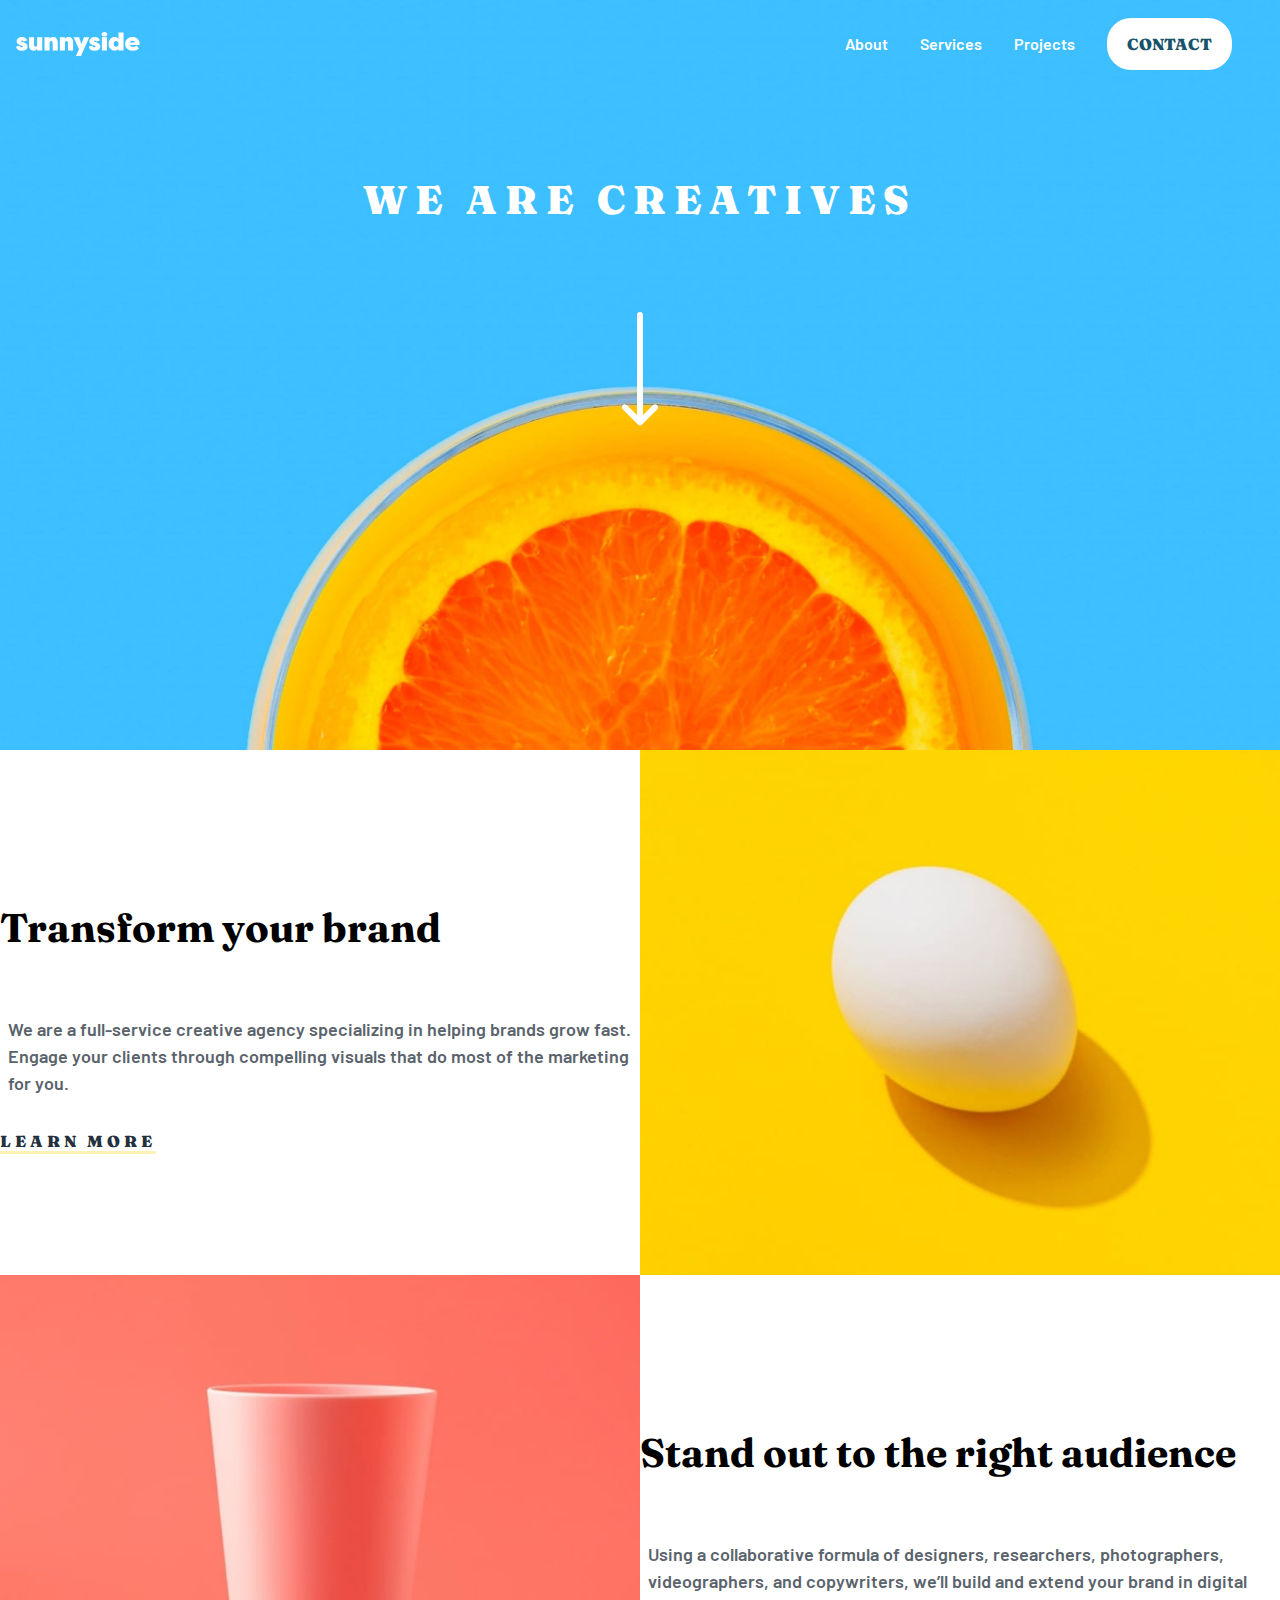
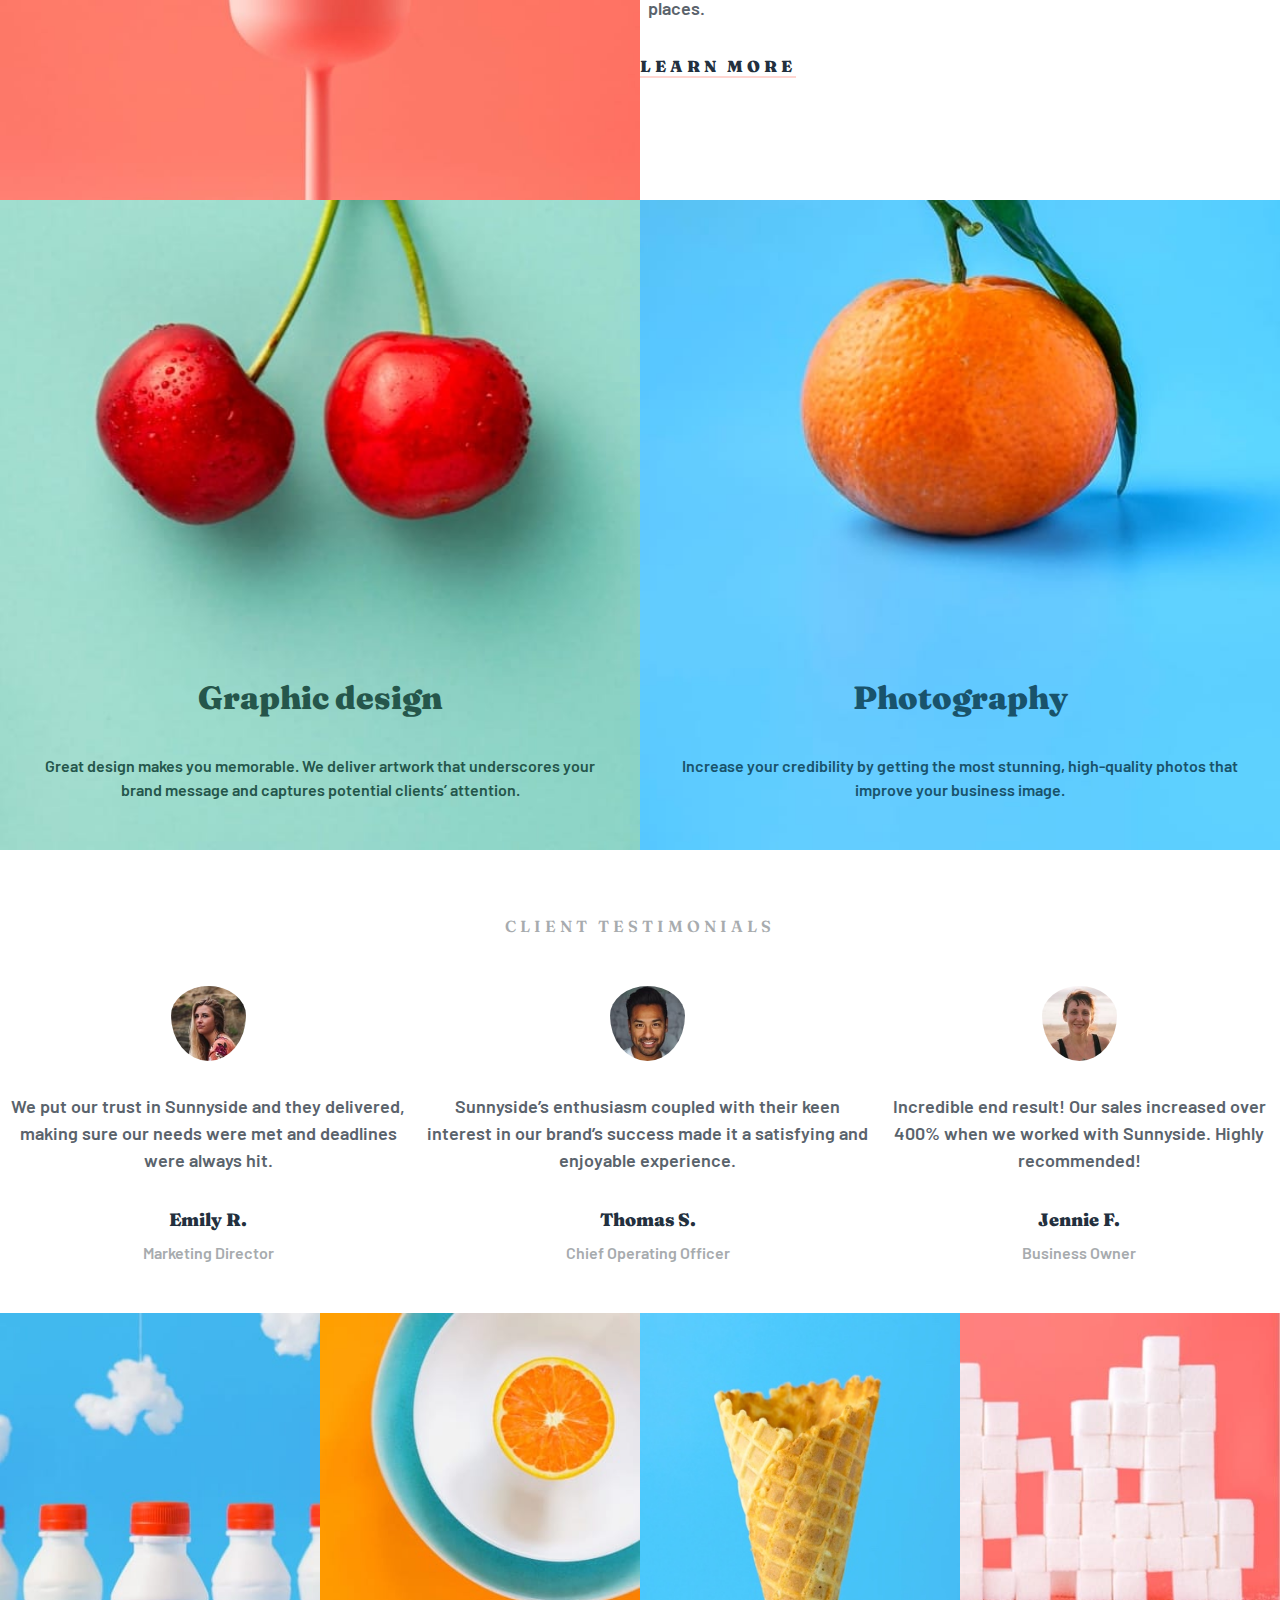
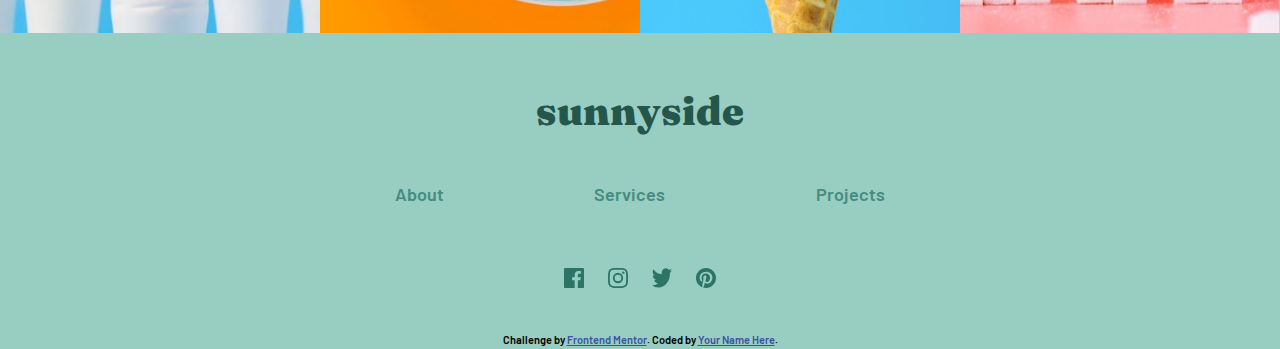
<file: index.html>
<!DOCTYPE html>
<html lang="en">
  <head>
    <meta charset="UTF-8" />
    <meta name="viewport" content="width=device-width, initial-scale=1.0" />
    <!-- displays site properly based on user's device -->

    <link
      rel="icon"
      type="image/png"
      sizes="32x32"
      href="./images/favicon-32x32.png"
    />
    <link
      href="https://fonts.googleapis.com/css2?family=Barlow:wght@600&family=Fraunces:opsz,wght@9..144,700;9..144,900&display=swap"
      rel="stylesheet"
    />
    <link rel="stylesheet" href="style.css" />

    <title>Frontend Mentor | Sunnyside agency landing page</title>

    <!-- Feel free to remove these styles or customise in your own stylesheet 👍 -->
    <style>
      .attribution {
        font-size: 11px;
        text-align: center;
      }
      .attribution a {
        color: hsl(228, 45%, 44%);
      }
    </style>
  </head>
  <body>
    <div class="wrapper">
      <div class="mobile overlay">
       
        <div class="mobile-menu">
           <div class="arrow-right"></div>
          <ul class="mobile-links">
            <li><a class="mobile-link" href="#">About</a></li>
            <li><a class="mobile-link" href="#">Services</a></li>
            <li><a class="mobile-link" href="#">Projects</a></li>
            <li><a class="mobile-link btn" href="#">Contact</a></li>
          </ul>
        </div>
      </div>
      <header>
        <nav>
          <picture>
            <img src="images/logo.svg" alt="" />
          </picture>

          <ul class="menu-items">
            <li><a href="#">About</a></li>
            <li><a href="#">Services</a></li>
            <li><a href="#">Projects</a></li>
            <li><a class="btn" href="#">Contact</a></li>
          </ul>
          <img class="hamburger" src="images/icon-hamburger.svg" alt="" />
        </nav>

        <div class="cta">
          <h1>We are creatives</h1>
          <img src="images/icon-arrow-down.svg" alt="" />
        </div>
      </header>

      <section class="transform">
        <div class="transform-img">
          <!-- <picture>
            <source media="(min-width: 600px)" srcset="images/desktop/image-transform.jpg">
            <img src="images/mobile/image-transform.jpg" alt="" />
          </picture> -->
        </div>

        <div class="transform-writeup">
          <h2>Transform your brand</h2>

          <p>
            We are a full-service creative agency specializing in helping brands
            grow fast. Engage your clients through compelling visuals that do
            most of the marketing for you.
          </p>

          <a href="#">Learn more</a>
        </div>
      </section>

      <section class="stand-out">
        <div class="stand-out-img">
          <!-- <img src="images/mobile/image-stand-out.jpg" alt="" /> -->
        </div>
        <div class="stand-out-writeup">
          <h2>Stand out to the right audience</h2>

          <p>
            Using a collaborative formula of designers, researchers,
            photographers, videographers, and copywriters, we’ll build and
            extend your brand in digital places.
          </p>

          <a href="#"> Learn more</a>
        </div>
      </section>

      <section class="design-photo">
        <div class="design-cherry">
          <h3>Graphic design</h3>
          <p>
            Great design makes you memorable. We deliver artwork that
            underscores your brand message and captures potential clients’
            attention.
          </p>
        </div>

        <div class="design-orange">
          <h3>Photography</h3>
          <p>
            Increase your credibility by getting the most stunning, high-quality
            photos that improve your business image.
          </p>
        </div>
      </section>
      <div class="title">Client testimonials</div>
      <section class="testimonials">
        <div class="card">
          <div class="card-header">
            <img src="images/image-emily.jpg" alt="profile image" />
          </div>
          <div class="card-content">
            <p>
              We put our trust in Sunnyside and they delivered, making sure our
              needs were met and deadlines were always hit.
            </p>
            <div class="profile-name">Emily R.</div>
            <div class="job-title">Marketing Director</div>
          </div>
        </div>

        <div class="card">
          <div class="card-header">
            <img src="images/image-thomas.jpg" alt="" />
          </div>
          <div class="card-content">
            <p>
              Sunnyside’s enthusiasm coupled with their keen interest in our
              brand’s success made it a satisfying and enjoyable experience.
            </p>
            <div class="profile-name">Thomas S.</div>
            <div class="job-title">Chief Operating Officer</div>
          </div>
        </div>

        <div class="card">
          <div class="card-header">
            <img src="images/image-jennie.jpg" alt="" />
          </div>
          <div class="card-content">
            <p>
              Incredible end result! Our sales increased over 400% when we
              worked with Sunnyside. Highly recommended!
            </p>
            <div class="profile-name">Jennie F.</div>
            <div class="job-title">Business Owner</div>
          </div>
        </div>
      </section>

      <section class="photos">
        <img src="images/mobile/image-gallery-milkbottles.jpg" alt="" />
        <img src="images/mobile/image-gallery-orange.jpg" alt="" />
        <img src="images/mobile/image-gallery-cone.jpg" alt="" />
        <img src="images/mobile/image-gallery-sugar-cubes.jpg" alt="" />
      </section>

      <section class="media">
        <div class="media-content">
          <div class="logo">Sunnyside</div>
          <ul>
            <li><a href="#">About</a></li>
            <li><a href="#">Services</a></li>
            <li><a href="#">Projects</a></li>
          </ul>
          <div class="media-icons">
            <img src="images/icon-facebook.svg" alt="" />
            <img src="images/icon-instagram.svg" alt="" />
            <img src="images/icon-twitter.svg" alt="" />
            <img src="images/icon-pinterest.svg" alt="" />
          </div>
          <footer>
            <div class="attribution">
              Challenge by
              <a
                href="https://www.frontendmentor.io?ref=challenge"
                target="_blank"
                >Frontend Mentor</a
              >. Coded by <a href="#">Your Name Here</a>.
            </div>
          </footer>
        </div>
      </section>
    </div>
    <script src="app.js"></script>
  </body>
</html>
</file>
<file: style.css>
/* Box sizing rules */
*,
*::before,
*::after {
  box-sizing: border-box;
}

/* Remove default margin */
body,
h1,
h2,
h3,
h4,
p,
figure,
blockquote,
dl,
dd {
  margin: 0;
}

/* Remove list styles on ul, ol elements with a list role, which suggests default styling will be removed */
ul[role="list"],
ol[role="list"] {
  list-style: none;
}

/* Set core root defaults */
html:focus-within {
  scroll-behavior: smooth;
}

/* Set core body defaults */
body {
  min-height: 100vh;
  text-rendering: optimizeSpeed;
  line-height: 1.5;
}

/* A elements that don't have a class get default styles */
a:not([class]) {
  text-decoration-skip-ink: auto;
}

/* Make images easier to work with */
img,
picture {
  max-width: 100%;
  display: block;
}

/* Inherit fonts for inputs and buttons */
input,
button,
textarea,
select {
  font: inherit;
}

/* Remove all animations, transitions and smooth scroll for people that prefer not to see them */
@media (prefers-reduced-motion: reduce) {
  html:focus-within {
    scroll-behavior: auto;
  }

  *,
  *::before,
  *::after {
    animation-duration: 0.01ms !important;
    animation-iteration-count: 1 !important;
    transition-duration: 0.01ms !important;
    scroll-behavior: auto !important;
  }
}

:root {
  --soft-red: hsl(7, 99%, 70%);
  --yellow: hsl(51, 100%, 49%);
  --desaturated-cyan: hsl(167, 40%, 24%);
  --dark-blue: hsl(198, 62%, 26%);
  --moderate-cyan: hsl(168, 34%, 41%);

  --desaturated-blue: hsl(212, 27%, 19%);
  --dark-grayish-blue: hsl(213, 9%, 39%);
  --grayish-blue: hsl(232, 10%, 55%);
  --light-grayish-blue: hsl(210, 4%, 67%);
  --White: hsl(0, 0%, 100%);

  /* font-family: 'Barlow', sans-serif;
    font-family: 'Fraunces', serif; */
}

html {
  font-family: "Barlow", sans-serif;
  font-weight: 600;
}

body {
  background: var(--desaturated-blue)
}

.wrapper {
  display: flex;
  flex-direction: column;
  max-width: 1440px;
  margin-inline: auto;
}

header {
  min-height: 600px;
  background-image: url("images/mobile/image-header.jpg");
  background-repeat: no-repeat;
  background-size: cover;
  background-position: center bottom;
}

nav {
  position: relative;
  display: flex;
  justify-content: space-between;
  align-items: center;
  padding: 1rem;
}

nav a {
  text-decoration: none;
  color : var(--White);
}

.btn:hover {
  color: var(--White);
  background-color: hsl(0, 0%, 100%, 15%);
 
}

.btn {
  font-family: 'Fraunces', serif;
  font-size: 1rem;
  background-color: var(--White);
  color: var(--dark-blue);
  padding: 1rem 1.25rem;
  border-radius: 1.5rem;
  text-transform: uppercase;
  font-weight: 900;
}
.overlay{
  visibility: hidden;
  opacity: 0;
  transition: opacity 1s, visibility 0s 1s;
}

.overlay.open{
  visibility: visible;
  opacity: 1;
  transition: opacity 1s;
}
.mobile {
  position: absolute;
  width: 100%;
}



.arrow-right {
  position: absolute;
  right:0;
  top: 0;
  margin-top: -30px;
  height: 30px;
  width: 30px;
  border: 30px solid transparent;
  border-right-color: var(--White);
}


.mobile-menu {
  position: relative;
  display: flex;
  flex-direction: column;
  top: 100px;
  left: 50%;
  transform: translateX(-50%);
  height: 23rem;
  width: 91%;
  text-align: center;
  list-style: none;
  background: var(--White);
}

.mobile ul {
  list-style: none;
}

.mobile-menu li {
  padding: 1.5rem ;
}

.mobile-menu ul a {
  align-items: center;
  justify-content: center;
  text-decoration: none;
  color: var(--dark-blue);
}

.mobile-menu .btn {
  background: var(--yellow);
}

nav ul {
  display: none;
  list-style: none;
}

.active {
  display: block;
}

h1 {
  font-family: "Fraunces", serif;
  line-height: 1.2;
  letter-spacing: 0.5rem;
  font-weight: 900;
  color: var(--White);
  text-transform: uppercase;
  font-size: 2.5rem;
  padding: 5.5rem 0;
}

.cta {
  text-align: center;
}

.cta img {
  margin-inline: auto;
}

h2 {
  font-family: "Fraunces", serif;
  font-size: 2.5rem;
  line-height: 1.2;
  padding-block: 2rem;
}


.transform-writeup,
.stand-out-writeup {
  padding: 2rem 4rem 4rem 4rem;
  background: var(--White)
}

p {
  padding: 2rem 0.5rem;
  font-size: 1.125rem;
  color: var(--dark-grayish-blue);
}

/* .transform {
  display: flex;
  justify-content: center;
  align-items: center;
  
} */

.transform-img {
  background-image: url("images/mobile/image-transform.jpg");
}

.stand-out-img {
  background-image: url("images/mobile/image-stand-out.jpg");
  background-size: cover;
  background-position: center center;
}

.transform-img,
.stand-out-img {
  background-size: cover;
  background-repeat: no-repeat;
  background-position: center center;
  min-height: 525px;
}


.stand-out-writeup a {
  border-bottom:solid 2px hsl(7, 99%, 70%, 0.3);
}

.stand-out-writeup a:hover {
  border-bottom:solid 4px hsl(7, 99%, 70%);
}

.transform-writeup a {
  border-bottom: solid 3px hsla(51, 100%, 49%, 0.3);
}

.transform-writeup a:hover {
  border-bottom: solid 4px hsla(51, 100%, 49%);
}



.transform-writeup a,
.stand-out-writeup a {
  font-family: "Fraunces", serif;
  font-size: 1rem;
  text-transform: uppercase;
  letter-spacing: 0.25rem;
  text-decoration: none;
  color: var(--desaturated-blue);
  font-weight: 900; 
}



.design-cherry {
  background-image: url("images/mobile/image-graphic-design.jpg");
}

.design-orange {
  background-image: url("images/mobile/image-photography.jpg");
}

.design-cherry,
.design-orange {
  display: flex;
  flex-direction: column;
  justify-content: flex-end;
  text-align: center;
  width: 100%;
  min-height: 650px;
  background-size: cover;
  background-position: center top;
  padding: 0 1rem 1rem 1rem;
}

.design-cherry h3,
.design-orange h3 {
  font-family: "Fraunces", serif;
  font-weight: 900;
  font-size: 2rem;
}

.design-cherry h3 {
  color: var(--desaturated-cyan);
}

.design-orange h3 {
  color: var(--dark-blue);
}

.design-cherry p {
  font-family: "Barlow", sans-serif;
  font-size: 1rem;
  color: var(--desaturated-cyan);
}

.design-orange p {
  font-family: "Barlow", sans-serif;
  font-size: 1rem;
  color: var(--dark-blue);
}

.testimonials {
  text-align: center;
  background: var(--White)
}

.title {
  text-align: center;
  background: var(--White);
}

 .title {
  font-family: "Fraunces", serif;
  font-size: 1rem;
  letter-spacing: 0.25rem;
  text-transform: uppercase;
  color: var(--light-grayish-blue);
  padding: 4rem 0 2rem 0;
}

.testimonials img {
  border-radius: 50%;
  width: 75px;
  margin-inline: auto;
  padding-top: 1rem;
}

.testimonials .profile-name {
  font-family: "Fraunces", serif;
  font-weight: 900;
  color: var(--desaturated-blue);
  font-size: 1.125rem;
  padding: 0 0 0.5rem 0;
}

.testimonials .job-title {
  color: var(--light-grayish-blue);
}

.photos img {
  width: 50%;
}

.photos {
  display: flex;
  flex-wrap: wrap;
  padding: 3rem 0 0 0;
  background: var(--White);
}

.media {
  background: var(--White);
  text-align: center;
  background: hsla(168, 34%, 70%, 1);
}

.media ul {
  display: flex;
  justify-content: space-around;
  list-style: none;
  padding: 0;
}

.media li a {
  font-size: 1.125rem;
  text-decoration: none;
  color: var(--moderate-cyan);
}

.media-icons {
  display: flex;
  justify-content: center;
  padding: 2rem 0 2rem 0;
}

.media img {
  padding: 0.75rem;
}

.logo {
  font-family: "Fraunces", serif;
  text-transform: lowercase;
  font-size: 2.5rem;
  font-weight: 900;
  color: var(--desaturated-cyan);
  padding: 3rem 0 1.5rem 0;
}



@media screen and (min-width: 648px) {

  .mobile {
    display: none;
  }

  header {
    background-image: url('images/desktop/image-header.jpg');
    height: 750px;
  }

  .hamburger {
    display: none;
  }

  header ul {
    display: flex;
  }

  header li::after {
    content: "";
    padding: 1rem;
  }


  .stand-out,
  .transform {
    display: flex;
    justify-content: center;
    align-items: center;
    background: white;
  }

  .transform {
    flex-direction: row-reverse;
  }

  .stand-out-writeup, .transform-writeup{
    padding: 0;
  }

  .stand-out-img,
  .stand-out-writeup,
  .transform-img,
  .transform-writeup {
    width: 50%;
  }

  .design-photo {
    display: flex;
    flex-grow: 1;
  }

  .design-cherry {
    background-image: url("images/desktop/image-graphic-design.jpg");
  }
  
  .design-orange {
    background-image: url("images/desktop/image-photography.jpg");
  }

  .testimonials {
    display:flex;
  }

  .photos img {
    width: 25%;
  }

  .media-content {
    max-width: 50%;
    margin-inline: auto;
  }


}
</file>
